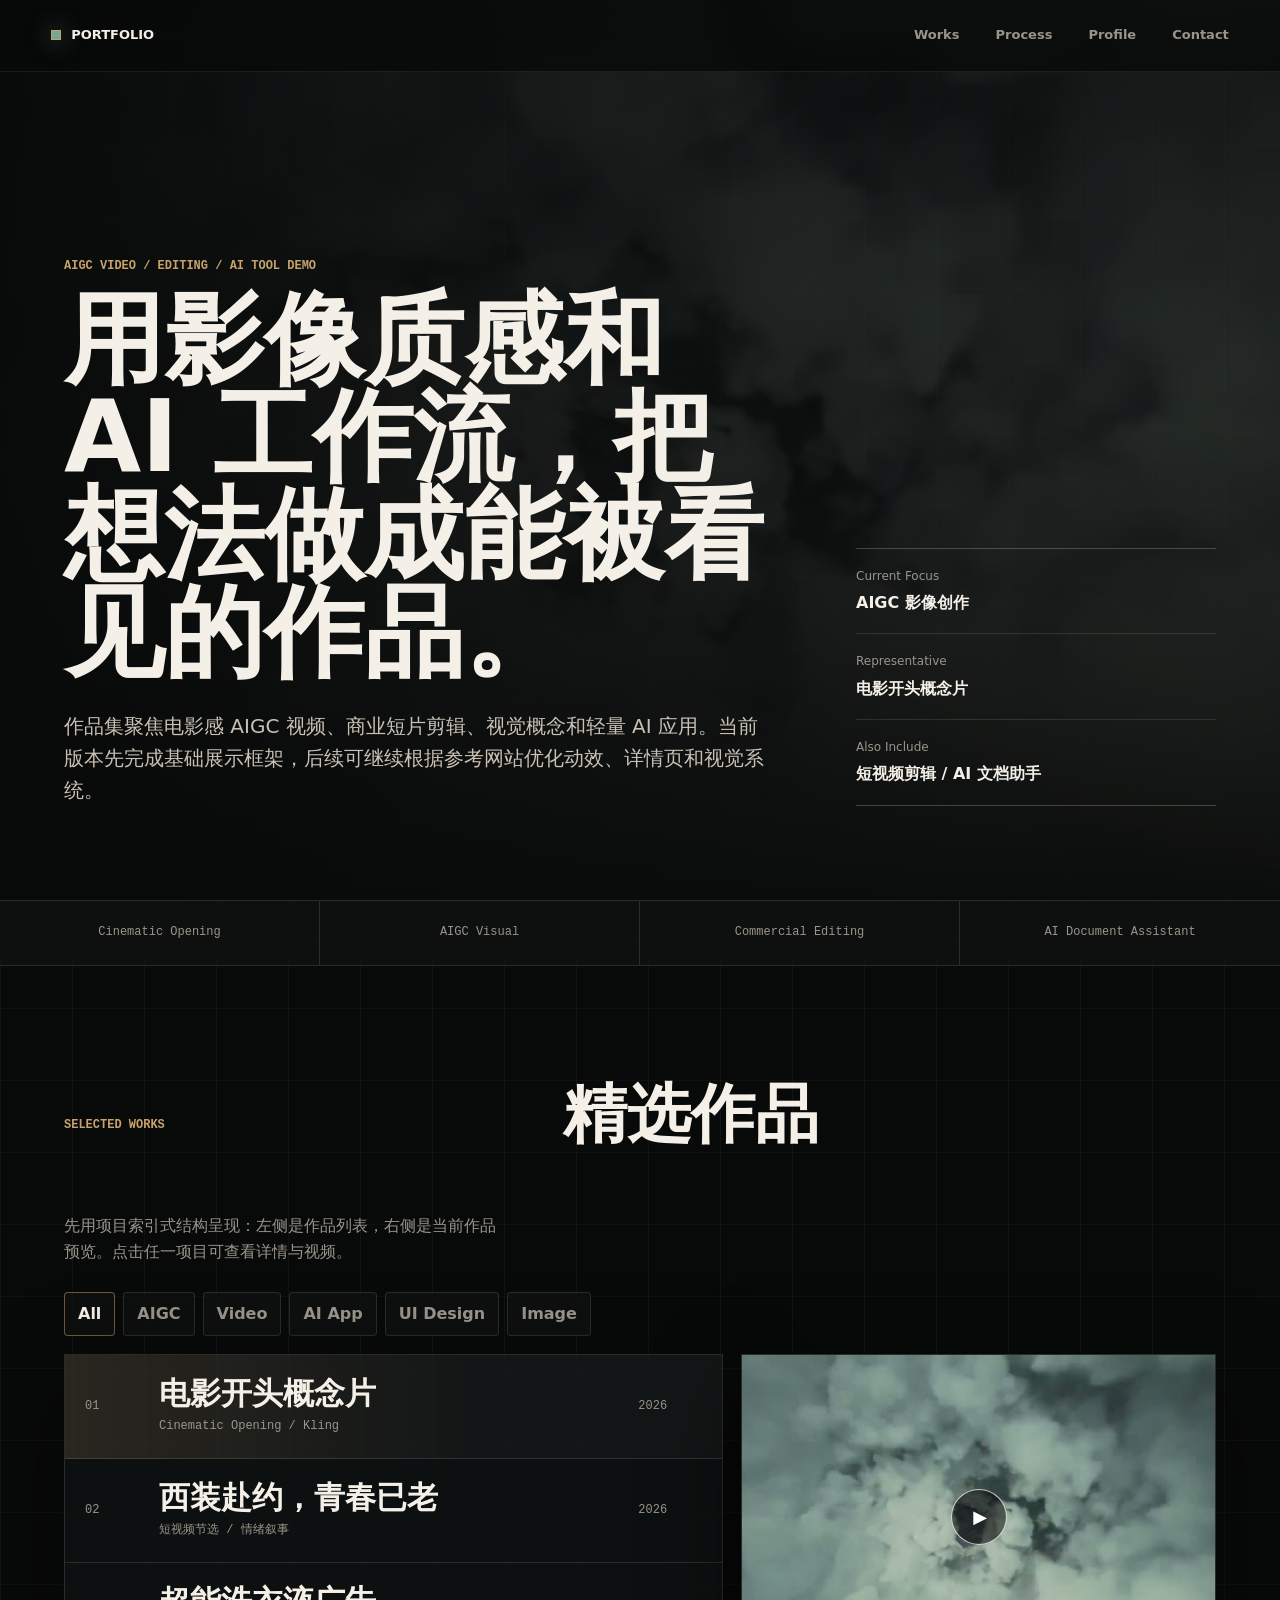
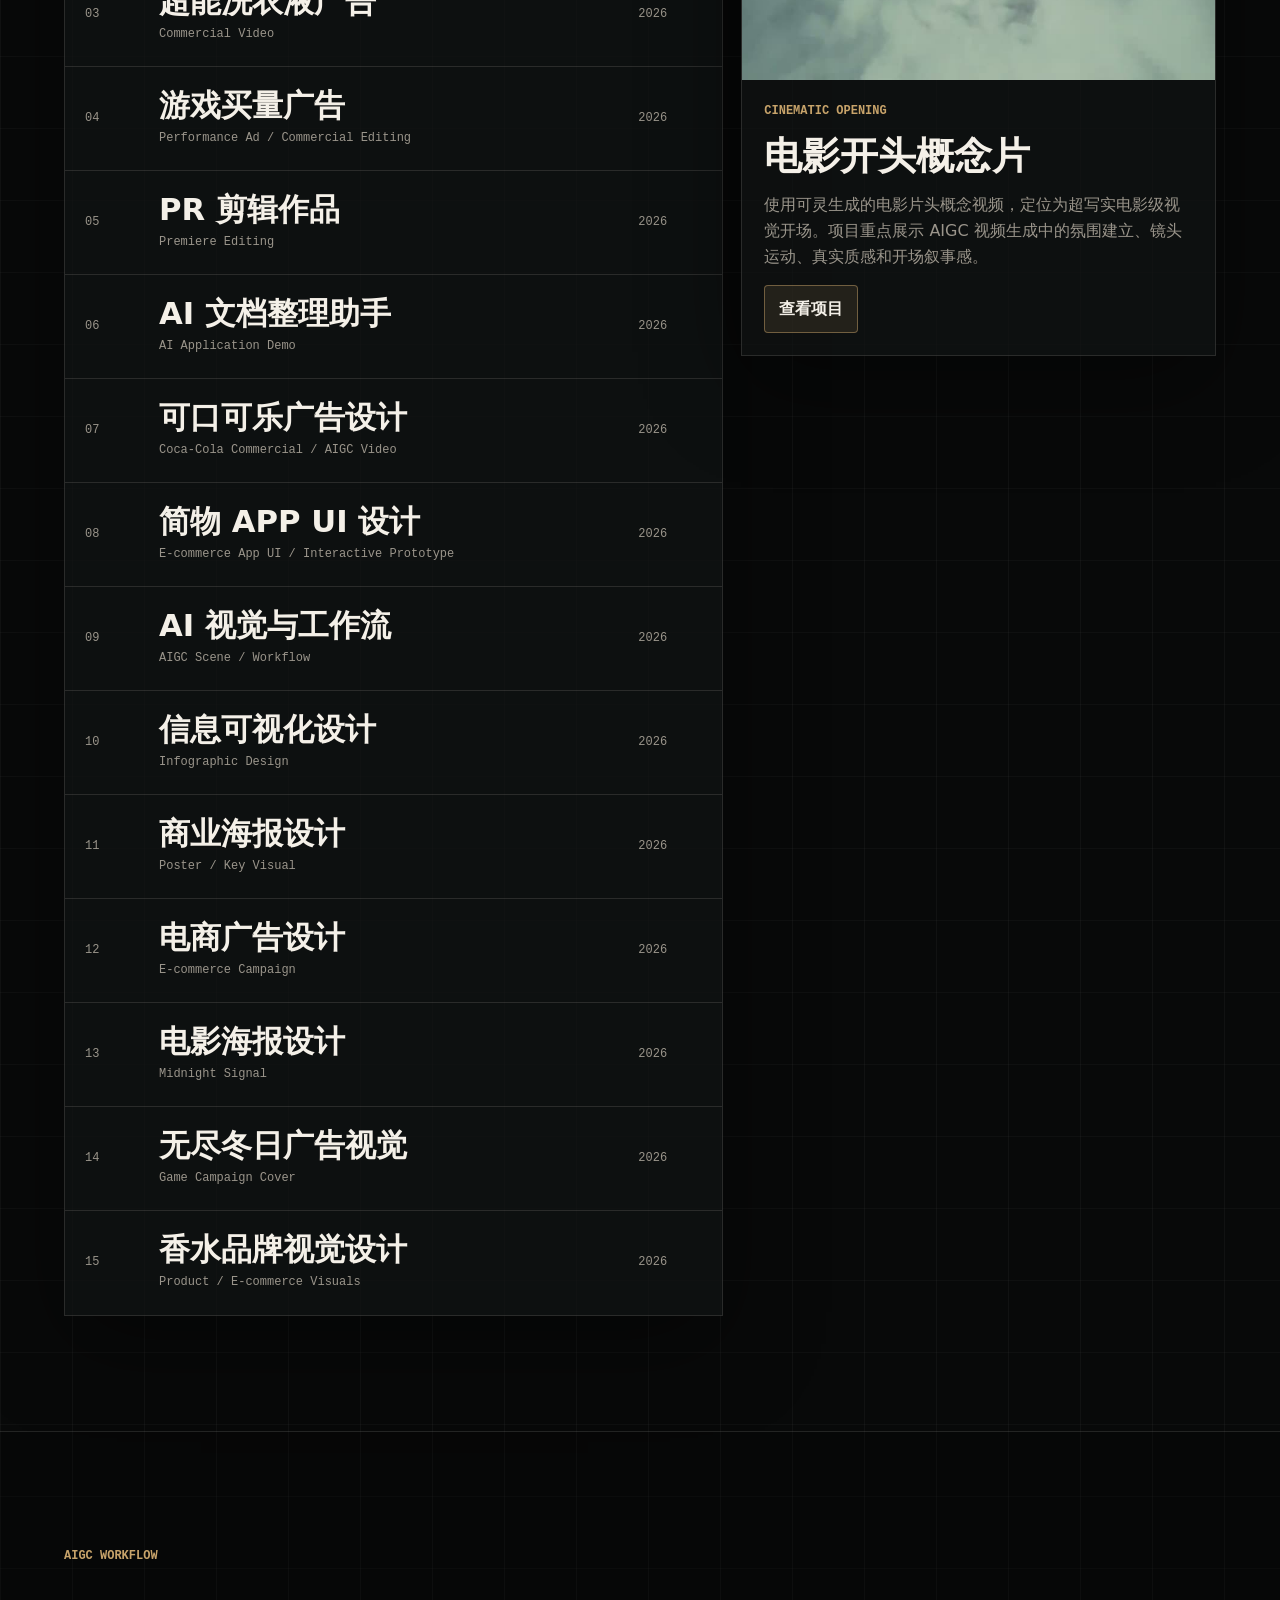
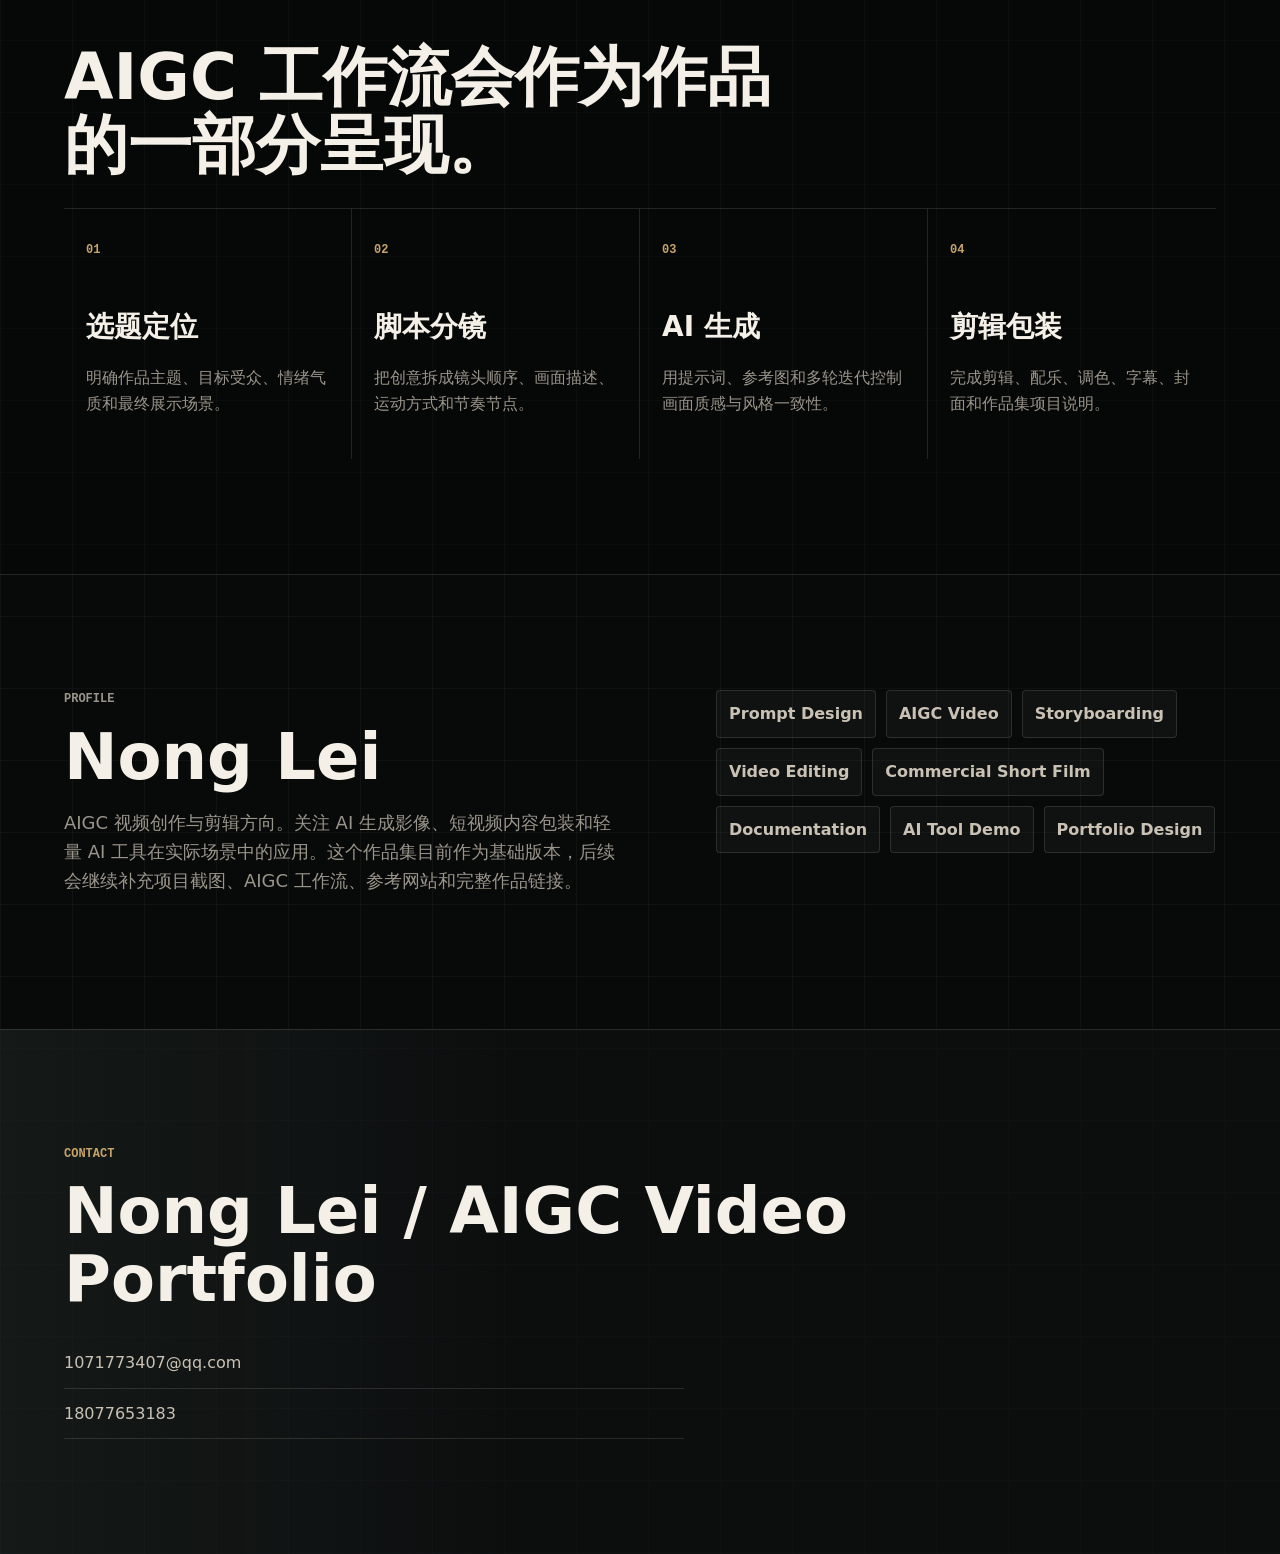
<file: portfolio-site-github/index.html>
<!doctype html>
<html lang="zh-CN">
  <head>
    <meta charset="UTF-8" />
    <meta name="viewport" content="width=device-width, initial-scale=1.0" />
    <title>Portfolio | AIGC Video & AI Demo</title>
    <meta
      name="description"
      content="暗色系个人作品集，展示 AIGC 视频、电影开头、短视频剪辑与 AI 应用 Demo。"
    />
    <link rel="stylesheet" href="./styles.css" />
  </head>
  <body>
    <div class="page-shell">
      <header class="site-header">
        <a class="brand" href="#top" aria-label="回到首页">
          <span class="brand-mark"></span>
          Portfolio
        </a>
        <nav class="nav" aria-label="主导航">
          <a href="#works">Works</a>
          <a href="#process">Process</a>
          <a href="#profile">Profile</a>
          <a href="#contact">Contact</a>
        </nav>
      </header>

      <main id="top">
        <section class="hero" aria-label="首页">
          <img
            class="hero-video"
            src="./assets/video-posters/cinematic-opening.jpg"
            poster="./assets/video-posters/cinematic-opening.jpg"
            alt="Cinematic opening preview"
            fetchpriority="high"
          ></video>
          <div class="hero-shade"></div>
          <div class="hero-layout">
            <div class="hero-copy">
              <p class="kicker">AIGC Video / Editing / AI Tool Demo</p>
              <h1>用影像质感和 AI 工作流，把想法做成能被看见的作品。</h1>
              <p>
                作品集聚焦电影感 AIGC 视频、商业短片剪辑、视觉概念和轻量 AI 应用。当前版本先完成基础展示框架，后续可继续根据参考网站优化动效、详情页和视觉系统。
              </p>
            </div>
            <aside class="hero-panel" aria-label="作品集摘要">
              <div>
                <span>Current Focus</span>
                <strong>AIGC 影像创作</strong>
              </div>
              <div>
                <span>Representative</span>
                <strong>电影开头概念片</strong>
              </div>
              <div>
                <span>Also Include</span>
                <strong>短视频剪辑 / AI 文档助手</strong>
              </div>
            </aside>
          </div>
        </section>

        <section class="marquee" aria-label="核心方向">
          <span>Cinematic Opening</span>
          <span>AIGC Visual</span>
          <span>Commercial Editing</span>
          <span>AI Document Assistant</span>
        </section>

        <section id="works" class="section works-section" aria-label="精选作品">
          <div class="section-head">
            <p class="kicker">Selected Works</p>
            <h2>精选作品</h2>
            <p>
              先用项目索引式结构呈现：左侧是作品列表，右侧是当前作品预览。点击任一项目可查看详情与视频。
            </p>
          </div>

          <div class="work-filters" aria-label="作品分类">
            <button class="filter is-active" type="button" data-filter="all">All</button>
            <button class="filter" type="button" data-filter="aigc">AIGC</button>
            <button class="filter" type="button" data-filter="video">Video</button>
            <button class="filter" type="button" data-filter="ai-app">AI App</button>
            <button class="filter" type="button" data-filter="ui">UI Design</button>
            <button class="filter" type="button" data-filter="image">Image</button>
          </div>

          <div class="work-board">
            <div class="work-list" aria-label="作品列表">
              <button class="work-row is-active" type="button" data-project="cinematic-opening" data-category="aigc video">
                <span class="work-no">01</span>
                <span class="work-main">
                  <strong>电影开头概念片</strong>
                  <em>Cinematic Opening / Kling</em>
                </span>
                <span class="work-year">2026</span>
              </button>

              <button class="work-row" type="button" data-project="slow-aging" data-category="video">
                <span class="work-no">02</span>
                <span class="work-main">
                  <strong>西装赴约，青春已老</strong>
                  <em>短视频节选 / 情绪叙事</em>
                </span>
                <span class="work-year">2026</span>
              </button>

              <button class="work-row" type="button" data-project="laundry-ad" data-category="video">
                <span class="work-no">03</span>
                <span class="work-main">
                  <strong>超能洗衣液广告</strong>
                  <em>Commercial Video</em>
                </span>
                <span class="work-year">2026</span>
              </button>

              <button class="work-row" type="button" data-project="game-performance-ad" data-category="video">
                <span class="work-no">04</span>
                <span class="work-main">
                  <strong>游戏买量广告</strong>
                  <em>Performance Ad / Commercial Editing</em>
                </span>
                <span class="work-year">2026</span>
              </button>

              <button class="work-row" type="button" data-project="pr-editing" data-category="video">
                <span class="work-no">05</span>
                <span class="work-main">
                  <strong>PR 剪辑作品</strong>
                  <em>Premiere Editing</em>
                </span>
                <span class="work-year">2026</span>
              </button>

              <button class="work-row" type="button" data-project="doc-assistant" data-category="ai-app">
                <span class="work-no">06</span>
                <span class="work-main">
                  <strong>AI 文档整理助手</strong>
                  <em>AI Application Demo</em>
                </span>
                <span class="work-year">2026</span>
              </button>

              <button class="work-row" type="button" data-project="coca-cola-ad" data-category="video aigc">
                <span class="work-no">07</span>
                <span class="work-main">
                  <strong>可口可乐广告设计</strong>
                  <em>Coca-Cola Commercial / AIGC Video</em>
                </span>
                <span class="work-year">2026</span>
              </button>

              <button class="work-row" type="button" data-project="jianwu-app-ui" data-category="ui ai-app">
                <span class="work-no">08</span>
                <span class="work-main">
                  <strong>简物 APP UI 设计</strong>
                  <em>E-commerce App UI / Interactive Prototype</em>
                </span>
                <span class="work-year">2026</span>
              </button>

              <button class="work-row" type="button" data-project="ai-visual-workflow" data-category="image aigc">
                <span class="work-no">09</span>
                <span class="work-main"><strong>AI 视觉与工作流</strong><em>AIGC Scene / Workflow</em></span>
                <span class="work-year">2026</span>
              </button>

              <button class="work-row" type="button" data-project="information-visualization" data-category="image">
                <span class="work-no">10</span>
                <span class="work-main"><strong>信息可视化设计</strong><em>Infographic Design</em></span>
                <span class="work-year">2026</span>
              </button>

              <button class="work-row" type="button" data-project="commercial-posters" data-category="image">
                <span class="work-no">11</span>
                <span class="work-main"><strong>商业海报设计</strong><em>Poster / Key Visual</em></span>
                <span class="work-year">2026</span>
              </button>

              <button class="work-row" type="button" data-project="ecommerce-ads" data-category="image">
                <span class="work-no">12</span>
                <span class="work-main"><strong>电商广告设计</strong><em>E-commerce Campaign</em></span>
                <span class="work-year">2026</span>
              </button>

              <button class="work-row" type="button" data-project="movie-poster" data-category="image">
                <span class="work-no">13</span>
                <span class="work-main"><strong>电影海报设计</strong><em>Midnight Signal</em></span>
                <span class="work-year">2026</span>
              </button>

              <button class="work-row" type="button" data-project="winter-campaign" data-category="image">
                <span class="work-no">14</span>
                <span class="work-main"><strong>无尽冬日广告视觉</strong><em>Game Campaign Cover</em></span>
                <span class="work-year">2026</span>
              </button>

              <button class="work-row" type="button" data-project="perfume-visuals" data-category="image">
                <span class="work-no">15</span>
                <span class="work-main"><strong>香水品牌视觉设计</strong><em>Product / E-commerce Visuals</em></span>
                <span class="work-year">2026</span>
              </button>
            </div>

            <aside class="preview-stage" aria-label="当前作品预览">
              <div class="preview-media" id="previewMedia"></div>
              <div class="preview-copy">
                <p class="kicker" id="previewType">Cinematic Opening</p>
                <h3 id="previewTitle">电影开头概念片</h3>
                <p id="previewSummary"></p>
                <button class="detail-button" type="button" id="openCurrent">查看项目</button>
              </div>
            </aside>
          </div>
        </section>

        <section id="process" class="section process-section" aria-label="AIGC 工作流">
          <div class="section-head compact">
            <p class="kicker">AIGC Workflow</p>
            <h2>AIGC 工作流会作为作品的一部分呈现。</h2>
          </div>
          <div class="process-grid">
            <article>
              <span>01</span>
              <h3>选题定位</h3>
              <p>明确作品主题、目标受众、情绪气质和最终展示场景。</p>
            </article>
            <article>
              <span>02</span>
              <h3>脚本分镜</h3>
              <p>把创意拆成镜头顺序、画面描述、运动方式和节奏节点。</p>
            </article>
            <article>
              <span>03</span>
              <h3>AI 生成</h3>
              <p>用提示词、参考图和多轮迭代控制画面质感与风格一致性。</p>
            </article>
            <article>
              <span>04</span>
              <h3>剪辑包装</h3>
              <p>完成剪辑、配乐、调色、字幕、封面和作品集项目说明。</p>
            </article>
          </div>
        </section>

        <section id="profile" class="section profile-section" aria-label="个人介绍">
          <div class="profile-copy">
            <p class="kicker">Profile</p>
            <h2>Nong Lei</h2>
            <p>
              AIGC 视频创作与剪辑方向。关注 AI 生成影像、短视频内容包装和轻量 AI 工具在实际场景中的应用。这个作品集目前作为基础版本，后续会继续补充项目截图、AIGC 工作流、参考网站和完整作品链接。
            </p>
          </div>
          <div class="capability-list" aria-label="能力标签">
            <span>Prompt Design</span>
            <span>AIGC Video</span>
            <span>Storyboarding</span>
            <span>Video Editing</span>
            <span>Commercial Short Film</span>
            <span>Documentation</span>
            <span>AI Tool Demo</span>
            <span>Portfolio Design</span>
          </div>
        </section>

        <section id="contact" class="section contact-section" aria-label="联系方式">
          <p class="kicker">Contact</p>
          <h2>Nong Lei / AIGC Video Portfolio</h2>
          <div class="contact-links">
            <a href="mailto:1071773407@qq.com">1071773407@qq.com</a>
            <a href="tel:18077653183">18077653183</a>
          </div>
        </section>
      </main>
    </div>

    <dialog class="project-dialog" id="projectDialog" aria-labelledby="dialogTitle">
      <button class="dialog-close" type="button" aria-label="关闭项目详情">×</button>
      <div class="dialog-grid">
        <div class="dialog-media" id="dialogMedia"></div>
        <div class="dialog-body">
          <p class="kicker" id="dialogType"></p>
          <h2 id="dialogTitle"></h2>
          <p id="dialogSummary"></p>
          <dl class="project-meta">
            <div>
              <dt>职责</dt>
              <dd id="dialogRole"></dd>
            </div>
            <div>
              <dt>工具</dt>
              <dd id="dialogTools"></dd>
            </div>
            <div>
              <dt>亮点</dt>
              <dd id="dialogHighlight"></dd>
            </div>
          </dl>
          <div class="dialog-actions" id="dialogActions"></div>
        </div>
      </div>
    </dialog>

    <script src="./script.js"></script>
  </body>
</html>
</file>
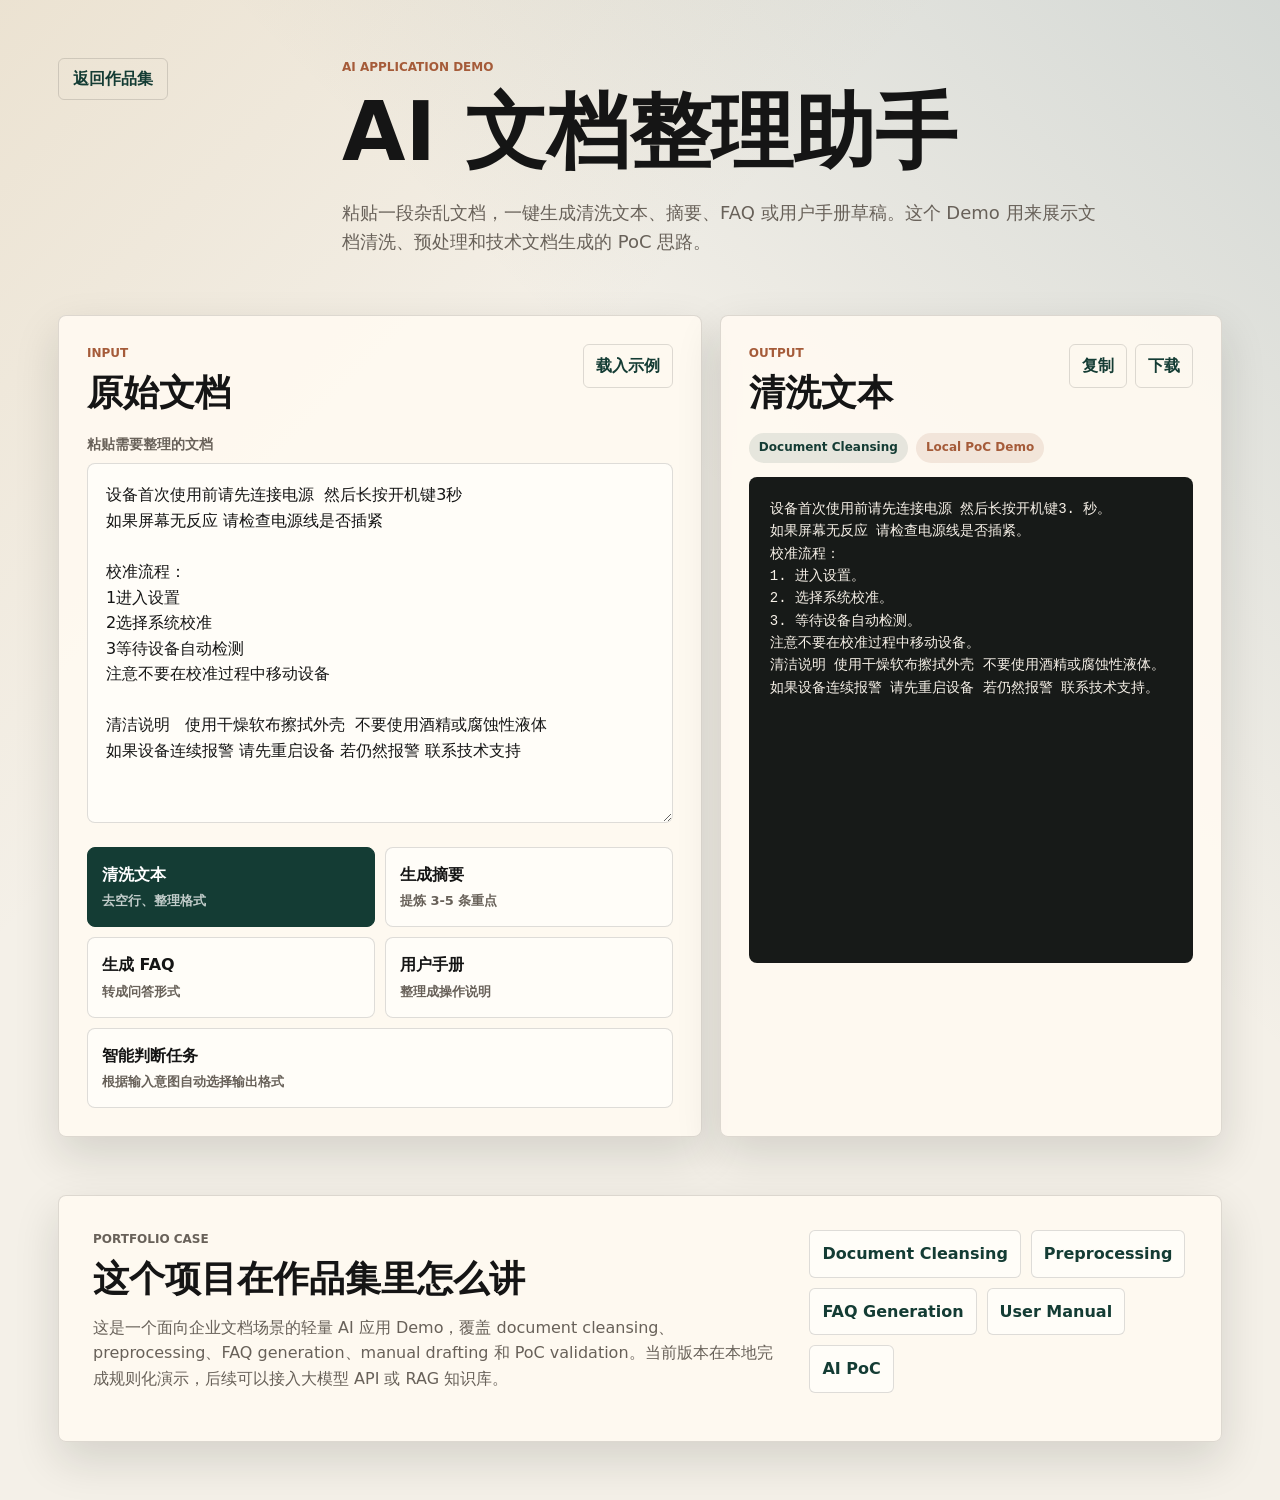
<file: portfolio-site-github/doc-assistant.html>
<!doctype html>
<html lang="zh-CN">
  <head>
    <meta charset="UTF-8" />
    <meta name="viewport" content="width=device-width, initial-scale=1.0" />
    <title>AI Document Assistant | AI 文档整理助手</title>
    <meta
      name="description"
      content="轻量 AI 文档整理助手 Demo，支持文本清洗、摘要、FAQ 和用户手册生成。"
    />
    <link rel="stylesheet" href="./doc-assistant.css" />
  </head>
  <body>
    <header class="app-header">
      <a class="back-link" href="./index.html#works">返回作品集</a>
      <div class="header-copy">
        <p class="eyebrow">AI Application Demo</p>
        <h1>AI 文档整理助手</h1>
        <p>
          粘贴一段杂乱文档，一键生成清洗文本、摘要、FAQ 或用户手册草稿。这个 Demo 用来展示文档清洗、预处理和技术文档生成的 PoC 思路。
        </p>
      </div>
    </header>

    <main class="app-shell">
      <section class="tool-panel" aria-label="文档输入和处理">
        <div class="panel-head">
          <div>
            <p class="eyebrow">Input</p>
            <h2>原始文档</h2>
          </div>
          <button class="ghost-button" type="button" id="loadSample">载入示例</button>
        </div>

        <label class="input-label" for="sourceText">粘贴需要整理的文档</label>
        <textarea id="sourceText" spellcheck="false"></textarea>

        <div class="action-grid" aria-label="处理任务">
          <button class="action-button is-primary" type="button" data-action="clean">
            清洗文本
            <span>去空行、整理格式</span>
          </button>
          <button class="action-button" type="button" data-action="summary">
            生成摘要
            <span>提炼 3-5 条重点</span>
          </button>
          <button class="action-button" type="button" data-action="faq">
            生成 FAQ
            <span>转成问答形式</span>
          </button>
          <button class="action-button" type="button" data-action="manual">
            用户手册
            <span>整理成操作说明</span>
          </button>
          <button class="action-button wide" type="button" data-action="route">
            智能判断任务
            <span>根据输入意图自动选择输出格式</span>
          </button>
        </div>
      </section>

      <aside class="result-panel" aria-label="输出结果">
        <div class="panel-head">
          <div>
            <p class="eyebrow">Output</p>
            <h2 id="resultTitle">等待处理</h2>
          </div>
          <div class="result-actions">
            <button class="icon-button" type="button" id="copyResult" aria-label="复制结果">复制</button>
            <button class="icon-button" type="button" id="downloadResult" aria-label="下载结果">下载</button>
          </div>
        </div>

        <div class="status-row">
          <span id="taskBadge">Ready</span>
          <span id="qualityBadge">Local Demo</span>
        </div>

        <pre id="resultText">请在左侧输入文档，或点击“载入示例”。</pre>
      </aside>
    </main>

    <section class="case-section" aria-label="项目说明">
      <article>
        <p class="eyebrow">Portfolio Case</p>
        <h2>这个项目在作品集里怎么讲</h2>
        <p>
          这是一个面向企业文档场景的轻量 AI 应用 Demo，覆盖 document cleansing、preprocessing、FAQ generation、manual drafting 和 PoC validation。当前版本在本地完成规则化演示，后续可以接入大模型 API 或 RAG 知识库。
        </p>
      </article>
      <div class="case-tags">
        <span>Document Cleansing</span>
        <span>Preprocessing</span>
        <span>FAQ Generation</span>
        <span>User Manual</span>
        <span>AI PoC</span>
      </div>
    </section>

    <script src="./doc-assistant.js"></script>
  </body>
</html>
</file>
<file: portfolio-site-github/styles.css>
:root {
  --bg: #080909;
  --panel: #101313;
  --panel-2: #151818;
  --ink: #f4f0e8;
  --muted: #9a958b;
  --soft: #c9c1b4;
  --line: rgba(244, 240, 232, 0.12);
  --line-strong: rgba(244, 240, 232, 0.22);
  --accent: #c7a36a;
  --copper: #a46c4c;
  --signal: #77a596;
  --black: #000;
  --shadow: 0 28px 90px rgba(0, 0, 0, 0.42);
}

* {
  box-sizing: border-box;
}

html {
  scroll-behavior: smooth;
}

body {
  margin: 0;
  background:
    linear-gradient(90deg, rgba(255, 255, 255, 0.035) 1px, transparent 1px),
    linear-gradient(180deg, rgba(255, 255, 255, 0.028) 1px, transparent 1px),
    var(--bg);
  background-size: 72px 72px;
  color: var(--ink);
  font-family:
    "Inter", "PingFang SC", "Microsoft YaHei", system-ui, -apple-system,
    BlinkMacSystemFont, sans-serif;
  line-height: 1.6;
}

body::before {
  content: "";
  position: fixed;
  inset: 0;
  pointer-events: none;
  background:
    linear-gradient(115deg, rgba(119, 165, 150, 0.1), transparent 28%),
    linear-gradient(270deg, rgba(164, 108, 76, 0.08), transparent 36%),
    rgba(0, 0, 0, 0.12);
  z-index: -1;
}

button,
a {
  color: inherit;
}

a {
  text-decoration: none;
}

button {
  font: inherit;
}

.page-shell {
  min-height: 100vh;
}

.site-header {
  position: fixed;
  inset: 0 0 auto;
  z-index: 40;
  display: flex;
  align-items: center;
  justify-content: space-between;
  min-height: 72px;
  border-bottom: 1px solid rgba(244, 240, 232, 0.08);
  background: rgba(8, 9, 9, 0.72);
  padding: 0 clamp(18px, 4vw, 54px);
  backdrop-filter: blur(18px);
}

.brand,
.nav {
  display: flex;
  align-items: center;
}

.brand {
  gap: 10px;
  font-size: 13px;
  font-weight: 900;
  letter-spacing: 0;
  text-transform: uppercase;
}

.brand-mark {
  width: 10px;
  height: 10px;
  border: 1px solid var(--accent);
  background: var(--signal);
  box-shadow: 0 0 22px rgba(119, 165, 150, 0.65);
}

.nav {
  gap: clamp(14px, 3vw, 36px);
  color: var(--muted);
  font-size: 13px;
  font-weight: 700;
}

.nav a:hover {
  color: var(--ink);
}

.hero {
  position: relative;
  min-height: 100vh;
  display: grid;
  align-items: end;
  overflow: hidden;
  padding: 116px clamp(18px, 5vw, 72px) clamp(44px, 8vw, 94px);
}

.hero-video,
.hero-shade {
  position: absolute;
  inset: 0;
}

.hero-video {
  width: 100%;
  height: 100%;
  object-fit: cover;
  opacity: 0.5;
  filter: saturate(0.82) contrast(1.1) brightness(0.78);
}

.hero-shade {
  background:
    linear-gradient(90deg, rgba(8, 9, 9, 0.96), rgba(8, 9, 9, 0.66) 46%, rgba(8, 9, 9, 0.24)),
    linear-gradient(0deg, rgba(8, 9, 9, 0.92), rgba(8, 9, 9, 0.08) 58%);
}

.hero-layout {
  position: relative;
  z-index: 1;
  display: grid;
  grid-template-columns: minmax(0, 1fr) minmax(270px, 360px);
  gap: clamp(24px, 7vw, 96px);
  align-items: end;
}

.kicker {
  margin: 0 0 14px;
  color: var(--accent);
  font-family:
    "SFMono-Regular", Consolas, "Liberation Mono", "Microsoft YaHei", monospace;
  font-size: 12px;
  font-weight: 800;
  letter-spacing: 0;
  text-transform: uppercase;
}

.hero h1 {
  max-width: 980px;
  margin: 0;
  font-size: clamp(42px, 7.8vw, 108px);
  line-height: 0.98;
  letter-spacing: 0;
}

.hero-copy p:last-child {
  max-width: 760px;
  margin: 28px 0 0;
  color: var(--soft);
  font-size: clamp(16px, 1.6vw, 20px);
}

.hero-panel {
  border-top: 1px solid var(--line-strong);
  border-bottom: 1px solid var(--line-strong);
}

.hero-panel div {
  display: grid;
  gap: 4px;
  border-bottom: 1px solid var(--line);
  padding: 18px 0;
}

.hero-panel div:last-child {
  border-bottom: 0;
}

.hero-panel span {
  color: var(--muted);
  font-size: 12px;
}

.hero-panel strong {
  color: var(--ink);
  font-size: 16px;
}

.marquee {
  display: grid;
  grid-template-columns: repeat(4, minmax(0, 1fr));
  border-top: 1px solid var(--line);
  border-bottom: 1px solid var(--line);
  background: rgba(16, 19, 19, 0.82);
}

.marquee span {
  min-height: 64px;
  display: flex;
  align-items: center;
  justify-content: center;
  border-right: 1px solid var(--line);
  color: var(--muted);
  font-family:
    "SFMono-Regular", Consolas, "Liberation Mono", "Microsoft YaHei", monospace;
  font-size: 12px;
}

.marquee span:last-child {
  border-right: 0;
}

.section {
  padding: clamp(64px, 9vw, 126px) clamp(18px, 5vw, 72px);
}

.section-head {
  display: grid;
  grid-template-columns: minmax(0, 0.8fr) minmax(0, 1.2fr);
  gap: clamp(20px, 5vw, 64px);
  align-items: end;
  margin-bottom: 28px;
}

.section-head.compact {
  grid-template-columns: minmax(0, 760px);
}

.section-head h2,
.profile-copy h2,
.contact-section h2,
.dialog-body h2 {
  margin: 0;
  font-size: clamp(30px, 5vw, 64px);
  line-height: 1.06;
  letter-spacing: 0;
}

.section-head p:last-child {
  max-width: 650px;
  margin: 0;
  color: var(--muted);
}

.work-filters {
  display: flex;
  flex-wrap: wrap;
  gap: 8px;
  margin-bottom: 18px;
}

.filter {
  min-height: 38px;
  border: 1px solid var(--line);
  border-radius: 4px;
  background: rgba(16, 19, 19, 0.72);
  color: var(--muted);
  cursor: pointer;
  padding: 8px 13px;
  font-weight: 800;
}

.filter.is-active,
.filter:hover {
  border-color: rgba(199, 163, 106, 0.5);
  color: var(--ink);
}

.work-board {
  display: grid;
  grid-template-columns: minmax(0, 1fr) minmax(360px, 0.72fr);
  gap: 18px;
  align-items: start;
}

.work-list,
.preview-stage {
  border: 1px solid var(--line);
  background: rgba(16, 19, 19, 0.76);
  box-shadow: var(--shadow);
}

.work-row {
  display: grid;
  grid-template-columns: 56px minmax(0, 1fr) 64px;
  gap: 18px;
  width: 100%;
  min-height: 104px;
  align-items: center;
  border: 0;
  border-bottom: 1px solid var(--line);
  background: transparent;
  color: var(--ink);
  cursor: pointer;
  padding: 18px 20px;
  text-align: left;
}

.work-row:last-child {
  border-bottom: 0;
}

.work-row:hover,
.work-row.is-active {
  background:
    linear-gradient(90deg, rgba(199, 163, 106, 0.12), transparent 62%),
    rgba(255, 255, 255, 0.025);
}

.work-no,
.work-year,
.work-main em {
  color: var(--muted);
  font-family:
    "SFMono-Regular", Consolas, "Liberation Mono", "Microsoft YaHei", monospace;
  font-size: 12px;
  font-style: normal;
}

.work-main {
  display: grid;
  gap: 7px;
}

.work-main strong {
  font-size: clamp(20px, 2.4vw, 32px);
  line-height: 1.08;
  letter-spacing: 0;
}

.preview-stage {
  position: sticky;
  top: 92px;
  overflow: hidden;
}

.preview-media {
  aspect-ratio: 16 / 11;
  background: var(--black);
}

.preview-media img,
.preview-media video,
.preview-media iframe,
.dialog-media img,
.dialog-media video,
.dialog-media iframe {
  display: block;
  width: 100%;
  height: 100%;
  object-fit: cover;
}

.preview-media iframe,
.dialog-media iframe {
  border: 0;
  background: #e8e8f0;
}

.preview-media video,
.dialog-media video {
  background: var(--black);
}

.video-poster {
  position: relative;
  width: 100%;
  height: 100%;
  overflow: hidden;
  background: var(--black);
}

.video-poster img {
  width: 100%;
  height: 100%;
  object-fit: cover;
}

.video-poster span {
  position: absolute;
  left: 50%;
  top: 50%;
  display: grid;
  width: 56px;
  height: 56px;
  place-items: center;
  transform: translate(-50%, -50%);
  border: 1px solid rgba(255, 255, 255, 0.75);
  border-radius: 999px;
  color: #fff;
  background: rgba(0, 0, 0, 0.5);
  font-size: 18px;
  padding-left: 3px;
}

.image-gallery {
  display: grid;
  gap: 14px;
  max-height: 76vh;
  padding: 14px;
  overflow-y: auto;
  background: #111;
}

.image-gallery a {
  display: block;
  background: #080808;
}

.image-gallery img {
  width: 100%;
  height: auto;
  max-height: none;
  object-fit: contain;
}

.project-media-stack > video {
  width: 100%;
  aspect-ratio: 16 / 9;
}

.generated-preview {
  width: 100%;
  height: 100%;
  display: grid;
  place-items: center;
  background:
    linear-gradient(135deg, rgba(119, 165, 150, 0.24), transparent 48%),
    linear-gradient(225deg, rgba(164, 108, 76, 0.24), transparent 42%),
    #111414;
  color: var(--ink);
  font-size: clamp(22px, 3vw, 42px);
  font-weight: 900;
  text-align: center;
}

.preview-copy {
  padding: 22px;
}

.preview-copy h3 {
  margin: 0;
  font-size: clamp(26px, 3vw, 42px);
  line-height: 1.08;
}

.preview-copy p:not(.kicker) {
  color: var(--muted);
}

.detail-button,
.dialog-link {
  display: inline-flex;
  min-height: 42px;
  align-items: center;
  justify-content: center;
  border: 1px solid rgba(199, 163, 106, 0.48);
  border-radius: 4px;
  background: rgba(199, 163, 106, 0.12);
  color: var(--ink);
  cursor: pointer;
  padding: 10px 14px;
  font-weight: 900;
}

.process-section {
  border-top: 1px solid var(--line);
  border-bottom: 1px solid var(--line);
  background: rgba(0, 0, 0, 0.22);
}

.process-grid {
  display: grid;
  grid-template-columns: repeat(4, minmax(0, 1fr));
  border-top: 1px solid var(--line);
}

.process-grid article {
  min-height: 250px;
  border-right: 1px solid var(--line);
  padding: 26px 22px;
}

.process-grid article:last-child {
  border-right: 0;
}

.process-grid span {
  color: var(--accent);
  font-family:
    "SFMono-Regular", Consolas, "Liberation Mono", "Microsoft YaHei", monospace;
  font-size: 12px;
  font-weight: 900;
}

.process-grid h3 {
  margin: 44px 0 12px;
  font-size: 28px;
}

.process-grid p,
.profile-copy p,
.contact-section,
.project-meta dd,
.dialog-body p {
  color: var(--muted);
}

.profile-section {
  display: grid;
  grid-template-columns: minmax(0, 0.9fr) minmax(320px, 0.8fr);
  gap: clamp(28px, 7vw, 92px);
  align-items: start;
}

.profile-copy p:last-child {
  max-width: 720px;
  font-size: 18px;
}

.capability-list {
  display: flex;
  flex-wrap: wrap;
  gap: 10px;
}

.capability-list span {
  border: 1px solid var(--line);
  border-radius: 4px;
  background: rgba(255, 255, 255, 0.035);
  color: var(--soft);
  padding: 10px 12px;
  font-weight: 800;
}

.contact-section {
  min-height: 430px;
  border-top: 1px solid var(--line);
  background:
    linear-gradient(90deg, rgba(119, 165, 150, 0.08), transparent 40%),
    rgba(16, 19, 19, 0.68);
}

.contact-section h2 {
  max-width: 900px;
  color: var(--ink);
}

.contact-links {
  display: grid;
  max-width: 620px;
  gap: 12px;
  margin-top: 36px;
}

.contact-links a {
  border-bottom: 1px solid var(--line);
  padding-bottom: 12px;
  color: var(--soft);
}

.project-dialog {
  width: min(1120px, calc(100vw - 28px));
  max-height: min(820px, calc(100vh - 28px));
  border: 1px solid var(--line-strong);
  padding: 0;
  background: var(--panel);
  color: var(--ink);
  box-shadow: var(--shadow);
}

.project-dialog::backdrop {
  background: rgba(0, 0, 0, 0.74);
}

.dialog-close {
  position: absolute;
  top: 12px;
  right: 12px;
  z-index: 3;
  width: 42px;
  height: 42px;
  border: 1px solid rgba(244, 240, 232, 0.22);
  border-radius: 50%;
  background: rgba(0, 0, 0, 0.52);
  color: var(--ink);
  cursor: pointer;
  font-size: 26px;
  line-height: 1;
}

.dialog-grid {
  display: grid;
  grid-template-columns: minmax(0, 1.12fr) minmax(320px, 0.88fr);
}

.dialog-media {
  min-height: 520px;
  background: var(--black);
}

.dialog-body {
  padding: clamp(24px, 4vw, 46px);
  overflow: auto;
}

.project-meta {
  display: grid;
  gap: 18px;
  margin: 30px 0 0;
}

.project-meta div {
  border-top: 1px solid var(--line);
  padding-top: 14px;
}

.project-meta dt {
  color: var(--accent);
  font-size: 13px;
  font-weight: 900;
}

.project-meta dd {
  margin: 7px 0 0;
}

.dialog-actions {
  display: flex;
  flex-wrap: wrap;
  gap: 10px;
  margin-top: 28px;
}

@media (max-width: 1050px) {
  .hero-layout,
  .section-head,
  .work-board,
  .profile-section,
  .dialog-grid {
    grid-template-columns: 1fr;
  }

  .preview-stage {
    position: relative;
    top: auto;
  }

  .process-grid,
  .marquee {
    grid-template-columns: repeat(2, minmax(0, 1fr));
  }

  .dialog-media {
    min-height: 360px;
  }
}

@media (max-width: 680px) {
  .site-header {
    min-height: 64px;
  }

  .nav {
    gap: 12px;
    font-size: 12px;
  }

  .nav a:nth-child(2) {
    display: none;
  }

  .hero {
    min-height: 820px;
    padding-top: 98px;
  }

  .marquee,
  .process-grid {
    grid-template-columns: 1fr;
  }

  .marquee span,
  .process-grid article {
    border-right: 0;
    border-bottom: 1px solid var(--line);
  }

  .work-row {
    grid-template-columns: 38px minmax(0, 1fr);
  }

  .work-year {
    display: none;
  }
}
</file>
<file: portfolio-site-github/doc-assistant.css>
:root {
  --bg: #f4f0e8;
  --panel: #fffaf1;
  --ink: #151515;
  --muted: #686159;
  --line: rgba(21, 21, 21, 0.14);
  --forest: #143c34;
  --clay: #a55b39;
  --gold: #b8904a;
  --blue: #315f73;
  --shadow: 0 18px 45px rgba(22, 28, 24, 0.14);
}

* {
  box-sizing: border-box;
}

body {
  margin: 0;
  background:
    linear-gradient(135deg, rgba(184, 144, 74, 0.14), transparent 34%),
    linear-gradient(225deg, rgba(49, 95, 115, 0.16), transparent 38%),
    var(--bg);
  color: var(--ink);
  font-family:
    "Inter", "PingFang SC", "Microsoft YaHei", system-ui, -apple-system,
    BlinkMacSystemFont, sans-serif;
  line-height: 1.6;
}

button,
textarea {
  font: inherit;
}

button {
  cursor: pointer;
}

a {
  color: inherit;
  text-decoration: none;
}

.app-header {
  display: grid;
  grid-template-columns: minmax(120px, 0.25fr) minmax(0, 1fr);
  gap: clamp(20px, 5vw, 70px);
  padding: clamp(24px, 5vw, 58px);
}

.back-link {
  width: max-content;
  height: 42px;
  display: inline-flex;
  align-items: center;
  border: 1px solid var(--line);
  border-radius: 6px;
  padding: 0 14px;
  color: var(--forest);
  font-weight: 850;
}

.header-copy {
  max-width: 920px;
}

.eyebrow {
  margin: 0 0 10px;
  color: var(--clay);
  font-size: 12px;
  font-weight: 900;
  letter-spacing: 0;
  text-transform: uppercase;
}

h1,
h2 {
  margin: 0;
  line-height: 1.1;
  letter-spacing: 0;
}

h1 {
  font-size: clamp(42px, 7vw, 82px);
}

h2 {
  font-size: clamp(24px, 3vw, 36px);
}

.header-copy p:last-child {
  max-width: 760px;
  margin: 22px 0 0;
  color: var(--muted);
  font-size: 18px;
}

.app-shell {
  display: grid;
  grid-template-columns: minmax(0, 1fr) minmax(360px, 0.78fr);
  gap: 18px;
  padding: 0 clamp(18px, 5vw, 58px) clamp(24px, 5vw, 58px);
}

.tool-panel,
.result-panel,
.case-section {
  border: 1px solid var(--line);
  border-radius: 8px;
  background: rgba(255, 250, 241, 0.9);
  box-shadow: var(--shadow);
}

.tool-panel,
.result-panel {
  padding: clamp(18px, 3vw, 28px);
}

.panel-head {
  display: flex;
  align-items: flex-start;
  justify-content: space-between;
  gap: 18px;
  margin-bottom: 20px;
}

.ghost-button,
.icon-button {
  min-height: 38px;
  border: 1px solid var(--line);
  border-radius: 6px;
  background: transparent;
  color: var(--forest);
  padding: 8px 12px;
  font-weight: 850;
}

.input-label {
  display: block;
  margin-bottom: 8px;
  color: var(--muted);
  font-size: 14px;
  font-weight: 800;
}

textarea {
  width: 100%;
  min-height: 360px;
  resize: vertical;
  border: 1px solid var(--line);
  border-radius: 8px;
  background: #fffdf8;
  color: var(--ink);
  padding: 18px;
  outline: none;
}

textarea:focus {
  border-color: rgba(20, 60, 52, 0.55);
  box-shadow: 0 0 0 4px rgba(20, 60, 52, 0.1);
}

.action-grid {
  display: grid;
  grid-template-columns: repeat(2, minmax(0, 1fr));
  gap: 10px;
  margin-top: 16px;
}

.action-button {
  min-height: 76px;
  border: 1px solid var(--line);
  border-radius: 8px;
  background: #fffdf8;
  color: var(--ink);
  padding: 14px;
  text-align: left;
  font-weight: 900;
}

.action-button span {
  display: block;
  margin-top: 4px;
  color: var(--muted);
  font-size: 13px;
  font-weight: 650;
}

.action-button:hover,
.action-button.is-primary {
  border-color: var(--forest);
  background: var(--forest);
  color: #fff;
}

.action-button:hover span,
.action-button.is-primary span {
  color: rgba(255, 255, 255, 0.74);
}

.action-button.wide {
  grid-column: 1 / -1;
}

.result-actions {
  display: flex;
  gap: 8px;
}

.status-row {
  display: flex;
  flex-wrap: wrap;
  gap: 8px;
  margin-bottom: 14px;
}

.status-row span {
  display: inline-flex;
  min-height: 30px;
  align-items: center;
  border-radius: 999px;
  background: rgba(20, 60, 52, 0.1);
  color: var(--forest);
  padding: 4px 10px;
  font-size: 12px;
  font-weight: 900;
}

#qualityBadge {
  background: rgba(165, 91, 57, 0.12);
  color: var(--clay);
}

pre {
  min-height: 486px;
  margin: 0;
  overflow: auto;
  white-space: pre-wrap;
  border: 1px solid var(--line);
  border-radius: 8px;
  background: #171a18;
  color: #f7f1e8;
  padding: 20px;
  font-family:
    "SFMono-Regular", Consolas, "Liberation Mono", "Microsoft YaHei", monospace;
  font-size: 14px;
}

.case-section {
  display: grid;
  grid-template-columns: minmax(0, 1fr) minmax(280px, 0.55fr);
  gap: 30px;
  margin: 0 clamp(18px, 5vw, 58px) clamp(28px, 5vw, 58px);
  padding: clamp(22px, 4vw, 34px);
}

.case-section p {
  max-width: 800px;
  color: var(--muted);
}

.case-tags {
  display: flex;
  flex-wrap: wrap;
  align-content: flex-start;
  gap: 10px;
}

.case-tags span {
  border: 1px solid var(--line);
  border-radius: 6px;
  background: #fffdf8;
  padding: 10px 12px;
  color: var(--forest);
  font-weight: 850;
}

@media (max-width: 980px) {
  .app-header,
  .app-shell,
  .case-section {
    grid-template-columns: 1fr;
  }
}

@media (max-width: 560px) {
  .panel-head {
    display: grid;
  }

  .action-grid {
    grid-template-columns: 1fr;
  }

  .result-actions {
    width: 100%;
  }

  .icon-button {
    flex: 1;
  }
}
</file>
